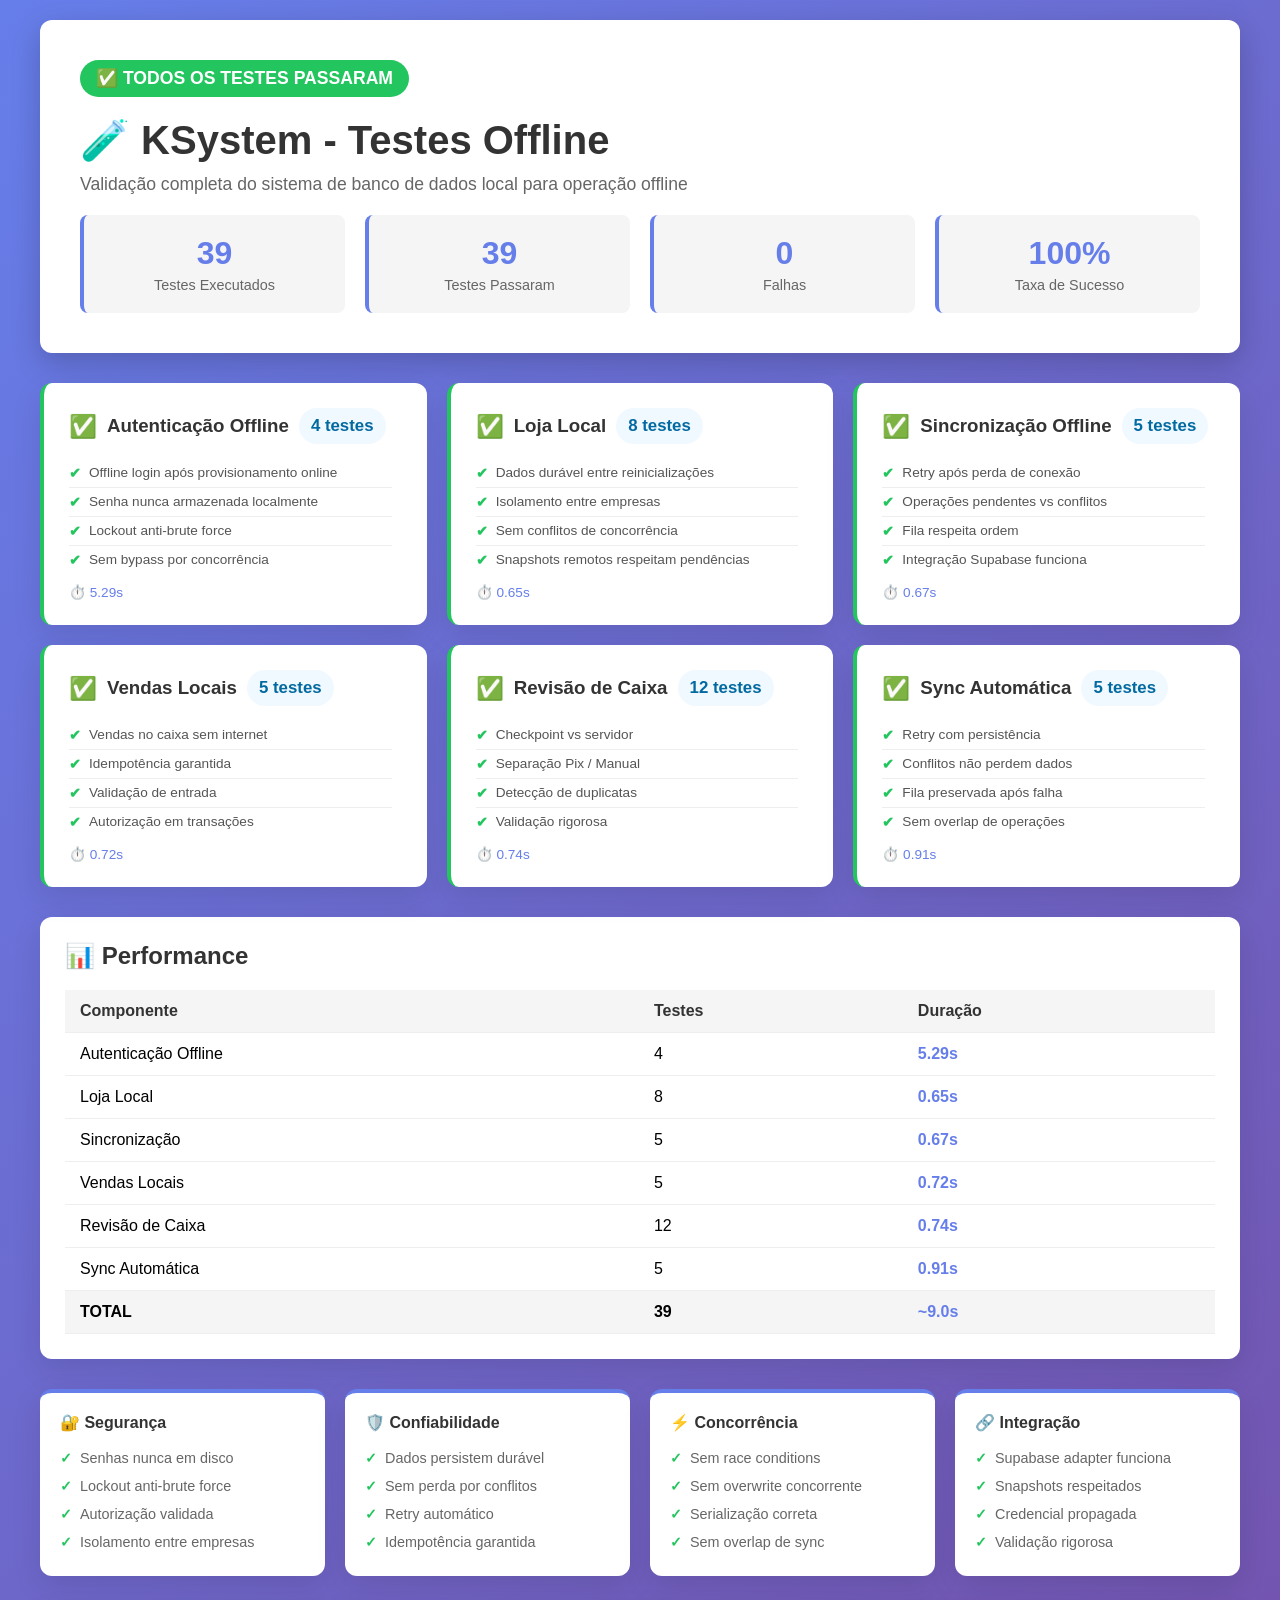
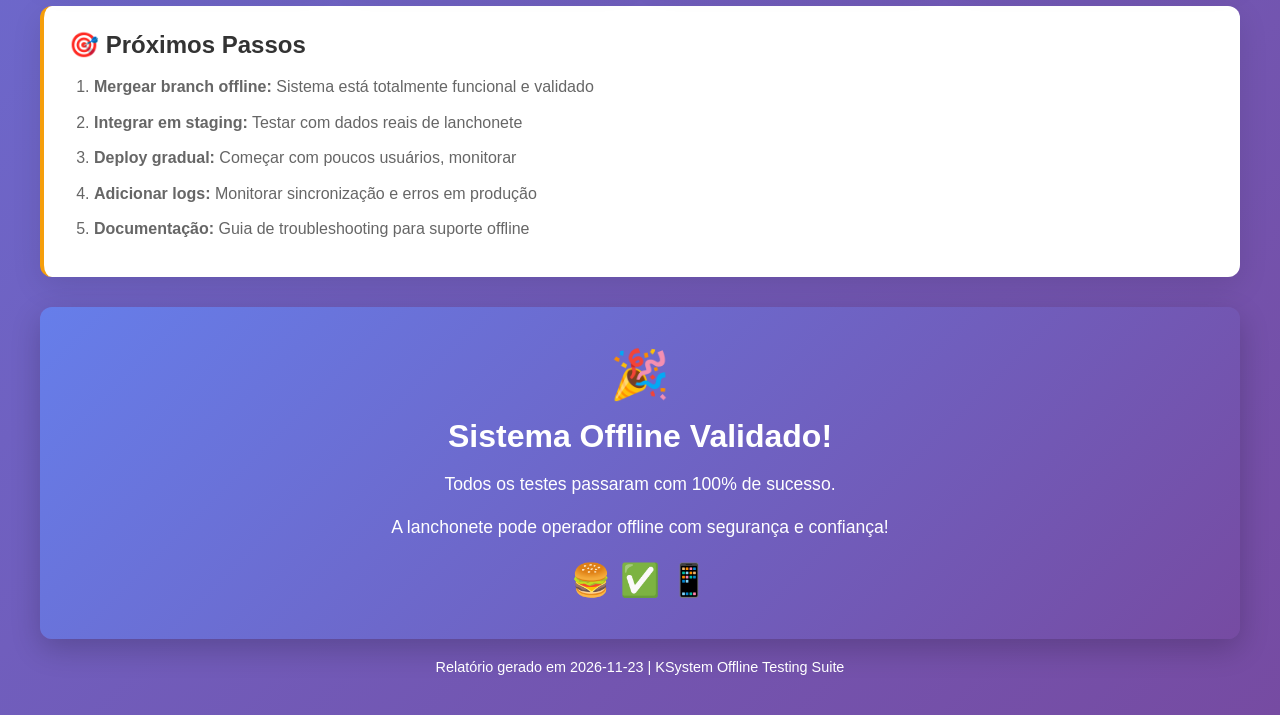
<file: test-results.html>
<!DOCTYPE html>
<html lang="pt-BR">
<head>
    <meta charset="UTF-8">
    <meta name="viewport" content="width=device-width, initial-scale=1.0">
    <title>KSystem - Testes Offline ✅</title>
    <style>
        * {
            margin: 0;
            padding: 0;
            box-sizing: border-box;
        }

        body {
            font-family: -apple-system, BlinkMacSystemFont, 'Segoe UI', Roboto, 'Helvetica Neue', Arial, sans-serif;
            background: linear-gradient(135deg, #667eea 0%, #764ba2 100%);
            min-height: 100vh;
            padding: 20px;
        }

        .container {
            max-width: 1200px;
            margin: 0 auto;
        }

        header {
            background: white;
            border-radius: 12px;
            padding: 40px;
            margin-bottom: 30px;
            box-shadow: 0 10px 30px rgba(0, 0, 0, 0.2);
        }

        header h1 {
            color: #333;
            margin-bottom: 10px;
            font-size: 2.5em;
        }

        header .subtitle {
            color: #666;
            font-size: 1.1em;
            margin-bottom: 20px;
        }

        .status-badge {
            display: inline-block;
            background: #22c55e;
            color: white;
            padding: 8px 16px;
            border-radius: 20px;
            font-weight: bold;
            font-size: 1.1em;
            margin-bottom: 20px;
        }

        .stats {
            display: grid;
            grid-template-columns: repeat(auto-fit, minmax(200px, 1fr));
            gap: 20px;
            margin-top: 20px;
        }

        .stat {
            background: #f5f5f5;
            padding: 20px;
            border-radius: 8px;
            text-align: center;
            border-left: 4px solid #667eea;
        }

        .stat-number {
            font-size: 2em;
            font-weight: bold;
            color: #667eea;
            margin-bottom: 5px;
        }

        .stat-label {
            color: #666;
            font-size: 0.9em;
        }

        .tests-grid {
            display: grid;
            grid-template-columns: repeat(auto-fit, minmax(350px, 1fr));
            gap: 20px;
            margin-bottom: 30px;
        }

        .test-card {
            background: white;
            border-radius: 12px;
            padding: 25px;
            box-shadow: 0 10px 30px rgba(0, 0, 0, 0.1);
            border-left: 4px solid #22c55e;
            transition: transform 0.3s ease, box-shadow 0.3s ease;
        }

        .test-card:hover {
            transform: translateY(-5px);
            box-shadow: 0 15px 40px rgba(0, 0, 0, 0.15);
        }

        .test-card h3 {
            color: #333;
            margin-bottom: 12px;
            display: flex;
            align-items: center;
            gap: 10px;
        }

        .test-card h3::before {
            content: "✅";
            font-size: 1.2em;
        }

        .test-count {
            background: #f0f9ff;
            color: #0369a1;
            padding: 8px 12px;
            border-radius: 20px;
            font-size: 0.9em;
            font-weight: bold;
        }

        .test-list {
            list-style: none;
            margin-top: 15px;
            max-height: 150px;
            overflow-y: auto;
            padding-right: 10px;
        }

        .test-list li {
            color: #555;
            font-size: 0.85em;
            padding: 6px 0;
            border-bottom: 1px solid #eee;
            display: flex;
            align-items: flex-start;
        }

        .test-list li:last-child {
            border-bottom: none;
        }

        .test-list li::before {
            content: "✔";
            color: #22c55e;
            font-weight: bold;
            margin-right: 8px;
            flex-shrink: 0;
        }

        .performance {
            background: white;
            border-radius: 12px;
            padding: 25px;
            margin-bottom: 30px;
            box-shadow: 0 10px 30px rgba(0, 0, 0, 0.1);
        }

        .performance h2 {
            color: #333;
            margin-bottom: 20px;
        }

        .performance-table {
            width: 100%;
            border-collapse: collapse;
        }

        .performance-table th,
        .performance-table td {
            padding: 12px 15px;
            text-align: left;
            border-bottom: 1px solid #eee;
        }

        .performance-table th {
            background: #f5f5f5;
            font-weight: bold;
            color: #333;
        }

        .performance-table tr:hover {
            background: #f9f9f9;
        }

        .performance-table .duration {
            color: #667eea;
            font-weight: bold;
        }

        .guarantees {
            display: grid;
            grid-template-columns: repeat(auto-fit, minmax(250px, 1fr));
            gap: 20px;
            margin-bottom: 30px;
        }

        .guarantee-card {
            background: white;
            border-radius: 12px;
            padding: 20px;
            box-shadow: 0 10px 30px rgba(0, 0, 0, 0.1);
            border-top: 4px solid #667eea;
        }

        .guarantee-card h4 {
            color: #333;
            margin-bottom: 12px;
            display: flex;
            align-items: center;
            gap: 8px;
        }

        .guarantee-card ul {
            list-style: none;
            padding: 0;
        }

        .guarantee-card li {
            color: #666;
            font-size: 0.9em;
            padding: 6px 0;
            padding-left: 20px;
            position: relative;
        }

        .guarantee-card li::before {
            content: "✓";
            position: absolute;
            left: 0;
            color: #22c55e;
            font-weight: bold;
        }

        .recommendations {
            background: white;
            border-radius: 12px;
            padding: 25px;
            box-shadow: 0 10px 30px rgba(0, 0, 0, 0.1);
            border-left: 4px solid #f59e0b;
            margin-bottom: 30px;
        }

        .recommendations h2 {
            color: #333;
            margin-bottom: 15px;
        }

        .recommendations ol {
            padding-left: 25px;
            color: #666;
        }

        .recommendations li {
            margin-bottom: 10px;
            line-height: 1.6;
        }

        .conclusion {
            background: linear-gradient(135deg, #667eea 0%, #764ba2 100%);
            color: white;
            border-radius: 12px;
            padding: 40px;
            text-align: center;
            box-shadow: 0 10px 30px rgba(0, 0, 0, 0.2);
        }

        .conclusion h2 {
            font-size: 2em;
            margin-bottom: 15px;
        }

        .conclusion p {
            font-size: 1.1em;
            margin-bottom: 15px;
            line-height: 1.6;
        }

        .celebration {
            font-size: 3em;
            margin-bottom: 15px;
        }

        footer {
            text-align: center;
            color: white;
            padding: 20px;
            font-size: 0.9em;
        }

        @media (max-width: 768px) {
            header h1 {
                font-size: 1.8em;
            }

            .stats {
                grid-template-columns: repeat(2, 1fr);
            }

            .tests-grid {
                grid-template-columns: 1fr;
            }

            .guarantees {
                grid-template-columns: 1fr;
            }
        }

        .metric-row {
            display: flex;
            justify-content: space-between;
            padding: 10px 0;
            border-bottom: 1px solid #eee;
        }

        .metric-row:last-child {
            border-bottom: none;
        }

        .metric-label {
            color: #666;
            font-weight: 500;
        }

        .metric-value {
            color: #667eea;
            font-weight: bold;
        }
    </style>
</head>
<body>
    <div class="container">
        <header>
            <div class="status-badge">✅ TODOS OS TESTES PASSARAM</div>
            <h1>🧪 KSystem - Testes Offline</h1>
            <p class="subtitle">Validação completa do sistema de banco de dados local para operação offline</p>

            <div class="stats">
                <div class="stat">
                    <div class="stat-number">39</div>
                    <div class="stat-label">Testes Executados</div>
                </div>
                <div class="stat">
                    <div class="stat-number">39</div>
                    <div class="stat-label">Testes Passaram</div>
                </div>
                <div class="stat">
                    <div class="stat-number">0</div>
                    <div class="stat-label">Falhas</div>
                </div>
                <div class="stat">
                    <div class="stat-number">100%</div>
                    <div class="stat-label">Taxa de Sucesso</div>
                </div>
            </div>
        </header>

        <div class="tests-grid">
            <div class="test-card">
                <h3>Autenticação Offline <span class="test-count">4 testes</span></h3>
                <ul class="test-list">
                    <li>Offline login após provisionamento online</li>
                    <li>Senha nunca armazenada localmente</li>
                    <li>Lockout anti-brute force</li>
                    <li>Sem bypass por concorrência</li>
                </ul>
                <div style="margin-top: 10px; color: #667eea; font-size: 0.85em;">⏱️ 5.29s</div>
            </div>

            <div class="test-card">
                <h3>Loja Local <span class="test-count">8 testes</span></h3>
                <ul class="test-list">
                    <li>Dados durável entre reinicializações</li>
                    <li>Isolamento entre empresas</li>
                    <li>Sem conflitos de concorrência</li>
                    <li>Snapshots remotos respeitam pendências</li>
                </ul>
                <div style="margin-top: 10px; color: #667eea; font-size: 0.85em;">⏱️ 0.65s</div>
            </div>

            <div class="test-card">
                <h3>Sincronização Offline <span class="test-count">5 testes</span></h3>
                <ul class="test-list">
                    <li>Retry após perda de conexão</li>
                    <li>Operações pendentes vs conflitos</li>
                    <li>Fila respeita ordem</li>
                    <li>Integração Supabase funciona</li>
                </ul>
                <div style="margin-top: 10px; color: #667eea; font-size: 0.85em;">⏱️ 0.67s</div>
            </div>

            <div class="test-card">
                <h3>Vendas Locais <span class="test-count">5 testes</span></h3>
                <ul class="test-list">
                    <li>Vendas no caixa sem internet</li>
                    <li>Idempotência garantida</li>
                    <li>Validação de entrada</li>
                    <li>Autorização em transações</li>
                </ul>
                <div style="margin-top: 10px; color: #667eea; font-size: 0.85em;">⏱️ 0.72s</div>
            </div>

            <div class="test-card">
                <h3>Revisão de Caixa <span class="test-count">12 testes</span></h3>
                <ul class="test-list">
                    <li>Checkpoint vs servidor</li>
                    <li>Separação Pix / Manual</li>
                    <li>Detecção de duplicatas</li>
                    <li>Validação rigorosa</li>
                </ul>
                <div style="margin-top: 10px; color: #667eea; font-size: 0.85em;">⏱️ 0.74s</div>
            </div>

            <div class="test-card">
                <h3>Sync Automática <span class="test-count">5 testes</span></h3>
                <ul class="test-list">
                    <li>Retry com persistência</li>
                    <li>Conflitos não perdem dados</li>
                    <li>Fila preservada após falha</li>
                    <li>Sem overlap de operações</li>
                </ul>
                <div style="margin-top: 10px; color: #667eea; font-size: 0.85em;">⏱️ 0.91s</div>
            </div>
        </div>

        <div class="performance">
            <h2>📊 Performance</h2>
            <table class="performance-table">
                <thead>
                    <tr>
                        <th>Componente</th>
                        <th>Testes</th>
                        <th>Duração</th>
                    </tr>
                </thead>
                <tbody>
                    <tr>
                        <td>Autenticação Offline</td>
                        <td>4</td>
                        <td class="duration">5.29s</td>
                    </tr>
                    <tr>
                        <td>Loja Local</td>
                        <td>8</td>
                        <td class="duration">0.65s</td>
                    </tr>
                    <tr>
                        <td>Sincronização</td>
                        <td>5</td>
                        <td class="duration">0.67s</td>
                    </tr>
                    <tr>
                        <td>Vendas Locais</td>
                        <td>5</td>
                        <td class="duration">0.72s</td>
                    </tr>
                    <tr>
                        <td>Revisão de Caixa</td>
                        <td>12</td>
                        <td class="duration">0.74s</td>
                    </tr>
                    <tr>
                        <td>Sync Automática</td>
                        <td>5</td>
                        <td class="duration">0.91s</td>
                    </tr>
                    <tr style="background: #f5f5f5; font-weight: bold;">
                        <td>TOTAL</td>
                        <td>39</td>
                        <td class="duration">~9.0s</td>
                    </tr>
                </tbody>
            </table>
        </div>

        <div class="guarantees">
            <div class="guarantee-card">
                <h4>🔐 Segurança</h4>
                <ul>
                    <li>Senhas nunca em disco</li>
                    <li>Lockout anti-brute force</li>
                    <li>Autorização validada</li>
                    <li>Isolamento entre empresas</li>
                </ul>
            </div>

            <div class="guarantee-card">
                <h4>🛡️ Confiabilidade</h4>
                <ul>
                    <li>Dados persistem durável</li>
                    <li>Sem perda por conflitos</li>
                    <li>Retry automático</li>
                    <li>Idempotência garantida</li>
                </ul>
            </div>

            <div class="guarantee-card">
                <h4>⚡ Concorrência</h4>
                <ul>
                    <li>Sem race conditions</li>
                    <li>Sem overwrite concorrente</li>
                    <li>Serialização correta</li>
                    <li>Sem overlap de sync</li>
                </ul>
            </div>

            <div class="guarantee-card">
                <h4>🔗 Integração</h4>
                <ul>
                    <li>Supabase adapter funciona</li>
                    <li>Snapshots respeitados</li>
                    <li>Credencial propagada</li>
                    <li>Validação rigorosa</li>
                </ul>
            </div>
        </div>

        <div class="recommendations">
            <h2>🎯 Próximos Passos</h2>
            <ol>
                <li><strong>Mergear branch offline:</strong> Sistema está totalmente funcional e validado</li>
                <li><strong>Integrar em staging:</strong> Testar com dados reais de lanchonete</li>
                <li><strong>Deploy gradual:</strong> Começar com poucos usuários, monitorar</li>
                <li><strong>Adicionar logs:</strong> Monitorar sincronização e erros em produção</li>
                <li><strong>Documentação:</strong> Guia de troubleshooting para suporte offline</li>
            </ol>
        </div>

        <div class="conclusion">
            <div class="celebration">🎉</div>
            <h2>Sistema Offline Validado!</h2>
            <p>Todos os testes passaram com 100% de sucesso.</p>
            <p>A lanchonete pode operador offline com segurança e confiança!</p>
            <div style="margin-top: 20px; font-size: 2em;">🍔 ✅ 📱</div>
        </div>

        <footer>
            <p>Relatório gerado em 2026-11-23 | KSystem Offline Testing Suite</p>
        </footer>
    </div>
</body>
</html>
</file>
